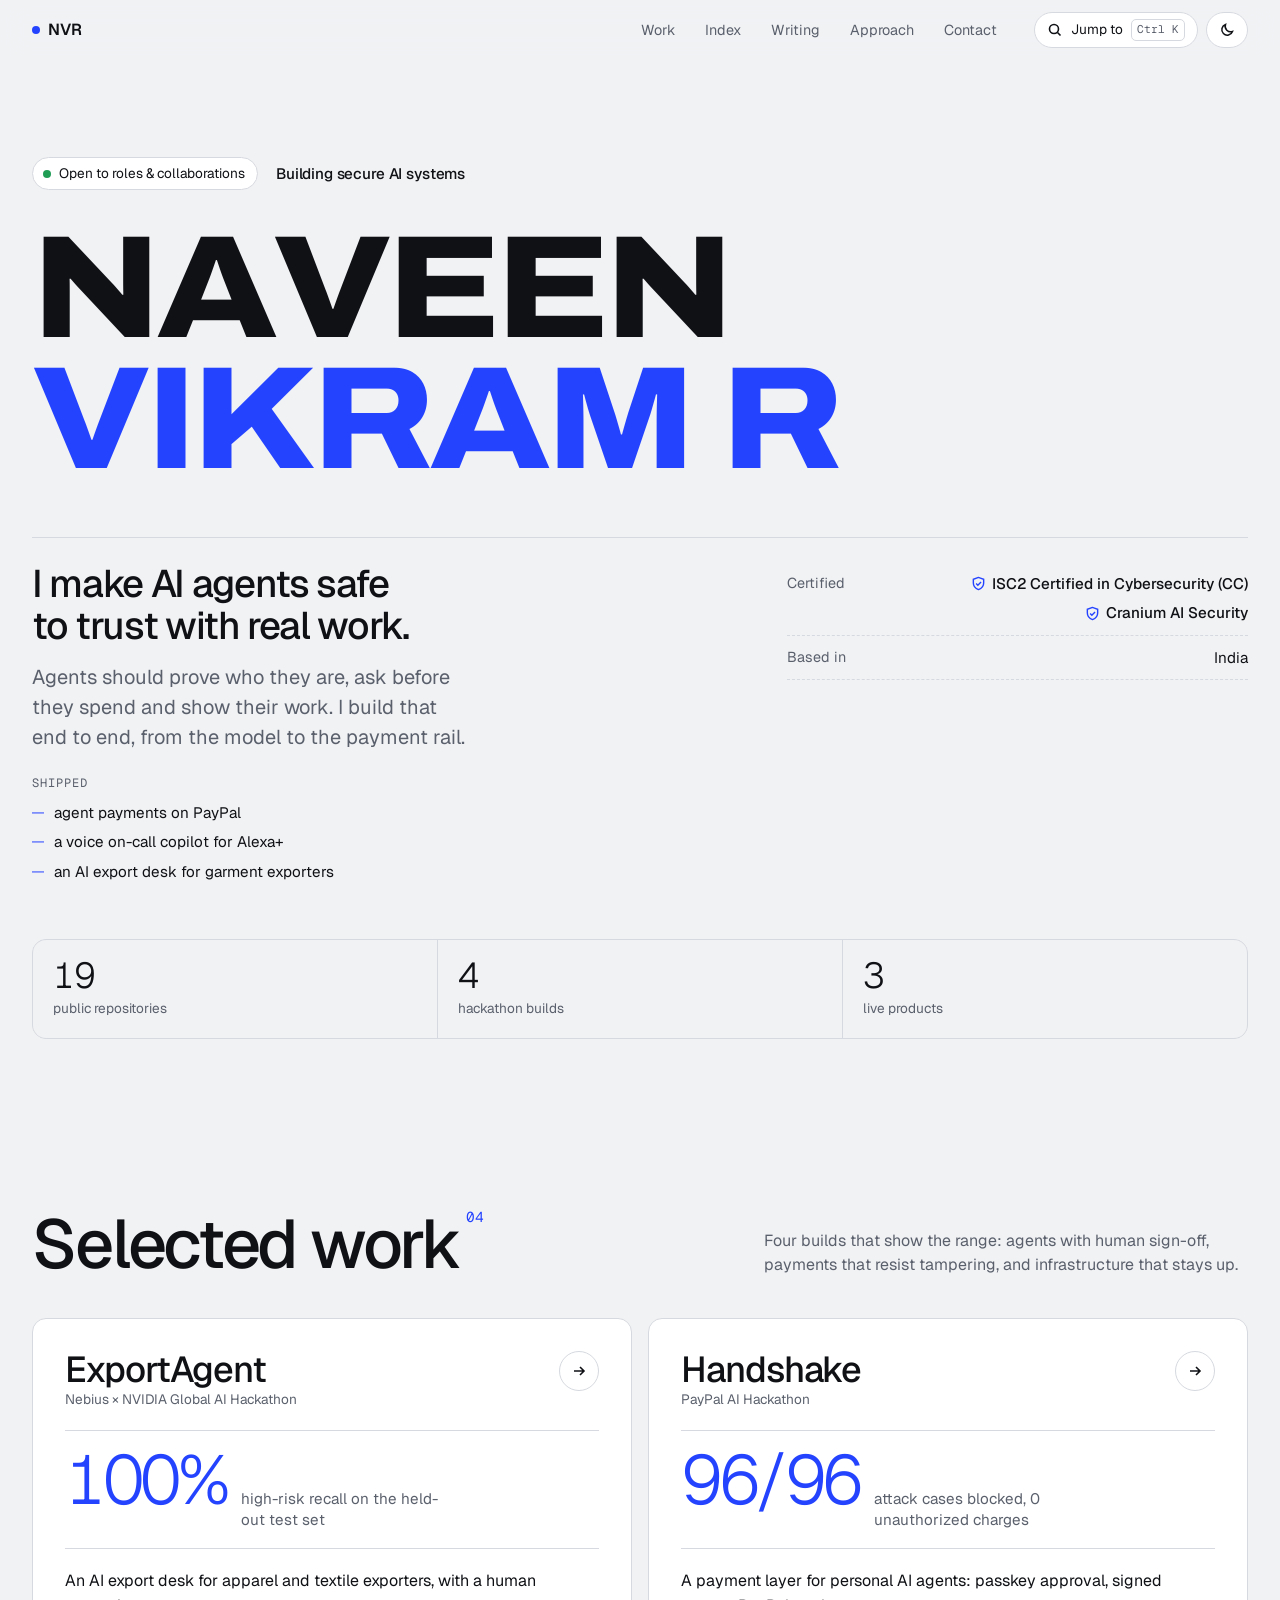
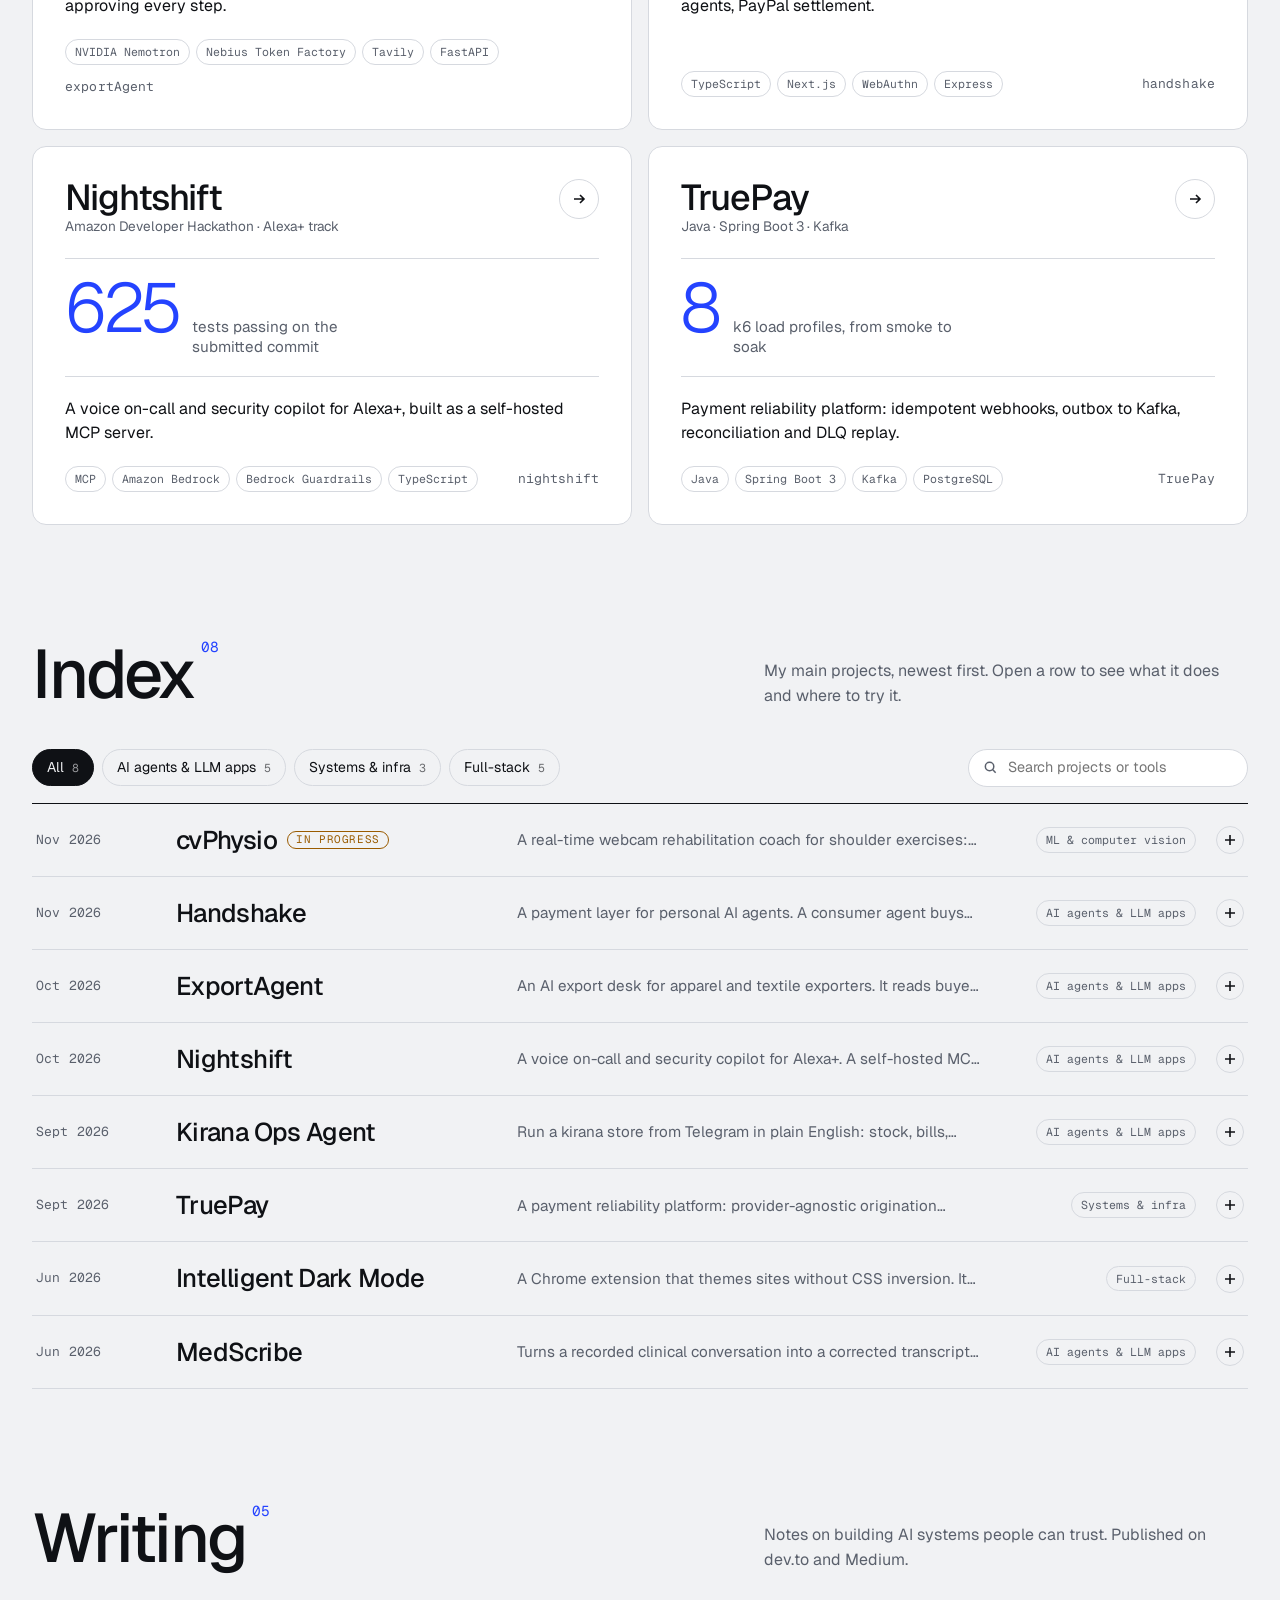
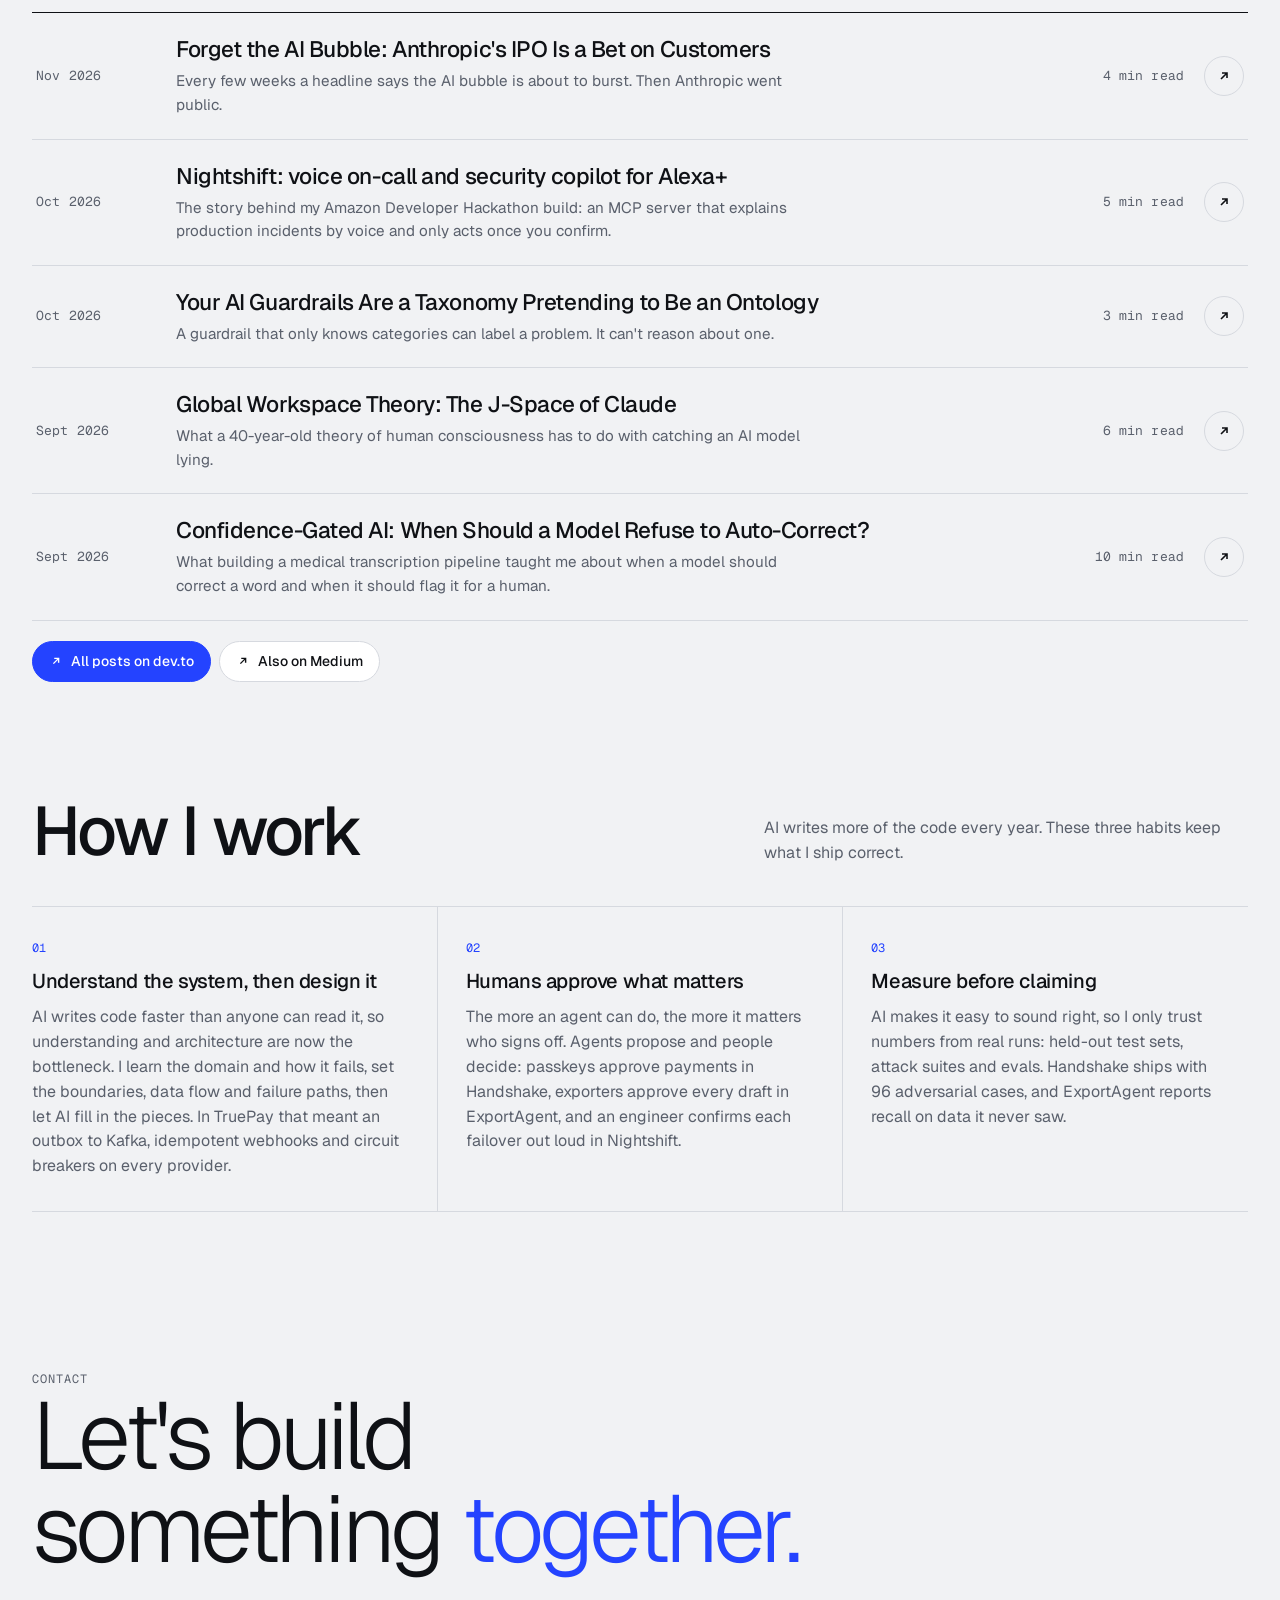
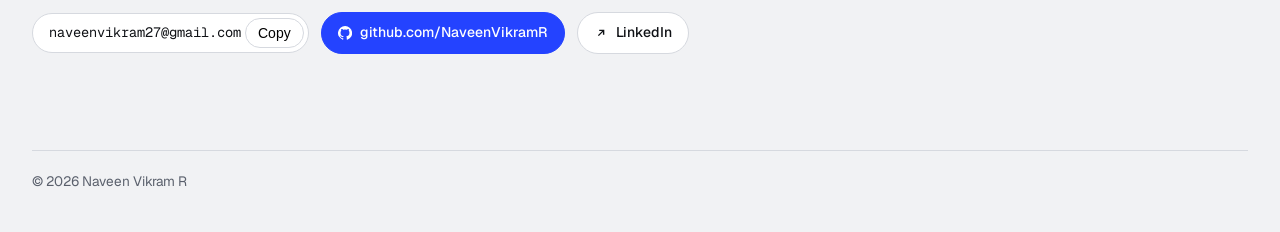
<file: index.html>
<!doctype html>
<html lang="en">
<head>
<meta charset="utf-8">
<meta name="viewport" content="width=device-width, initial-scale=1, viewport-fit=cover">
<title>Naveen Vikram R</title>
<meta name="claude:viewport-fit-sides" content="cover">
<meta name="description" content="Naveen Vikram R builds secure AI systems, agents and payment infrastructure. ISC2 Certified in Cybersecurity (CC) and Cranium AI Security certified. Selected work, project index and contact.">
<meta name="theme-color" content="#f1f2f4" media="(prefers-color-scheme: light)">
<meta name="theme-color" content="#0d0f13" media="(prefers-color-scheme: dark)">
<meta property="og:type" content="website">
<meta property="og:url" content="https://naveenvikramr.github.io/">
<meta property="og:site_name" content="Naveen Vikram R">
<meta property="og:title" content="Naveen Vikram R · Building secure AI systems">
<meta property="og:description" content="I make AI agents safe to trust with real work. ISC2 Certified in Cybersecurity (CC).">
<meta property="og:image" content="https://naveenvikramr.github.io/assets/og.png">
<meta property="og:image:width" content="1200">
<meta property="og:image:height" content="630">
<meta property="og:image:alt" content="Naveen Vikram R. Building secure AI systems. ISC2 Certified in Cybersecurity (CC).">
<meta name="twitter:card" content="summary_large_image">
<meta name="twitter:image" content="https://naveenvikramr.github.io/assets/og.png">
<link rel="canonical" href="https://naveenvikramr.github.io/">
<link rel="icon" href="data:image/svg+xml,%3Csvg xmlns='http://www.w3.org/2000/svg' viewBox='0 0 32 32'%3E%3Crect width='32' height='32' rx='8' fill='%230f1115'/%3E%3Ccircle cx='23' cy='9' r='3.2' fill='%232443ff'/%3E%3Ctext x='6' y='24' font-family='Arial Black,Arial' font-weight='900' font-size='15' fill='%23fff'%3ENV%3C/text%3E%3C/svg%3E">
<link rel="preconnect" href="https://fonts.googleapis.com">
<link rel="preconnect" href="https://fonts.gstatic.com" crossorigin>
<link rel="stylesheet" href="https://fonts.googleapis.com/css2?family=Archivo:wdth,wght@100..112,800&family=Geist:wght@300..700&family=Geist+Mono:wght@400;500&display=swap">
<link rel="stylesheet" href="assets/styles.css?v=1aeddc59">
</head>
<body>
<a class="skip" href="#main">Skip to content</a>

<header class="bar">
  <div class="wrap bar__inner">
    <a class="logo" href="#top" aria-label="Back to top"><span class="logo__dot"></span>NVR</a>
    <nav class="nav" aria-label="Sections">
      <a href="#work">Work</a>
      <a href="#index-section">Index</a>
      <a href="#writing">Writing</a>
      <a href="#approach">Approach</a>
      <a href="#contact">Contact</a>
    </nav>
    <div class="bar__actions">
      <button class="icon-btn" id="palette-open" type="button" aria-label="Open command menu">
        <svg viewBox="0 0 16 16" fill="none" stroke="currentColor" stroke-width="1.6" aria-hidden="true"><circle cx="7" cy="7" r="4.5"/><path d="m10.5 10.5 3 3"/></svg>
        <span class="hide-sm">Jump to</span><span class="kbd">Ctrl K</span>
      </button>
      <button class="icon-btn" id="theme-toggle" type="button" aria-label="Toggle theme"></button>
    </div>
  </div>
</header>

<main id="main">
  <section class="hero" id="top">
    <div class="wrap">
      <div class="hero__eyebrow">
        <span class="status"><span class="status__pulse" aria-hidden="true"></span><span id="status-text">Open to roles</span></span>
        <span class="tagline" id="tagline">Building secure AI systems</span>
      </div>
      <h1 class="hero__name" id="hero-name">Naveen Vikram R</h1>
      <div class="hero__grid">
        <p class="hero__lede" id="lede">I make AI agents safe to trust with real work.</p>
        <dl class="meta">
          <div><dt>Certified</dt><dd class="cert" id="meta-cert">ISC2 CC</dd></div>
          <div><dt>Based in</dt><dd id="meta-location">India</dd></div>
        </dl>
      </div>
      <div class="stats" id="stats"></div>
    </div>
  </section>

  <section class="section" id="work">
    <div class="wrap">
      <div class="section__head">
        <h2 class="section__title">Selected work<sup id="featured-count">04</sup></h2>
        <p class="section__note">Four builds that show the range: agents with human sign-off, payments that resist tampering, and infrastructure that stays up.</p>
      </div>
      <div class="featured" id="featured"></div>
      <div class="swipe"><div class="dots" id="featured-dots" role="group" aria-label="Choose a project card"></div><span class="label" id="featured-pos">1 / 4 · swipe</span></div>
    </div>
  </section>

  <section class="section" id="index-section">
    <div class="wrap">
      <div class="section__head">
        <h2 class="section__title">Index<sup id="index-count">08</sup></h2>
        <p class="section__note">My main projects, newest first. Open a row to see what it does and where to try it.</p>
      </div>
      <div class="toolbar">
        <div class="chips" id="chips" role="group" aria-label="Filter by area"></div>
        <label class="search" for="search">
          <svg viewBox="0 0 16 16" fill="none" stroke="currentColor" stroke-width="1.6" aria-hidden="true"><circle cx="7" cy="7" r="4.5"/><path d="m10.5 10.5 3 3"/></svg>
          <input id="search" type="search" placeholder="Search projects or tools" autocomplete="off">
        </label>
      </div>
      <ul class="index" id="index"></ul>
    </div>
  </section>

  <section class="section" id="writing">
    <div class="wrap">
      <div class="section__head">
        <h2 class="section__title">Writing<sup id="writing-count">05</sup></h2>
        <p class="section__note" id="writing-note">Notes on building AI systems people can trust. Published on dev.to and Medium.</p>
      </div>
      <ul class="posts" id="posts"></ul>
      <div class="links posts__more" id="posts-more"></div>
    </div>
  </section>

  <section class="section" id="approach">
    <div class="wrap">
      <div class="section__head">
        <h2 class="section__title">How I work</h2>
        <p class="section__note">AI writes more of the code every year. These three habits keep what I ship correct.</p>
      </div>
      <div class="principles" id="principles"></div>
    </div>
  </section>


  <section class="contact" id="contact">
    <div class="wrap">
      <span class="label">Contact</span>
      <h2 class="contact__big" id="contact-big">Let's build something together.</h2>
      <div class="contact__row" id="contact-links"></div>
      <footer class="foot">
        <span>© <span id="year">2026</span> <span id="foot-name">Naveen Vikram R</span></span>
      </footer>
    </div>
  </section>
</main>

<div class="palette" id="palette" hidden>
  <div class="palette__box" role="dialog" aria-modal="true" aria-label="Command menu">
    <div class="palette__input">
      <svg viewBox="0 0 16 16" fill="none" stroke="currentColor" stroke-width="1.6" aria-hidden="true"><circle cx="7" cy="7" r="4.5"/><path d="m10.5 10.5 3 3"/></svg>
      <input id="palette-input" type="text" placeholder="Jump to a project, section or action" autocomplete="off" role="combobox" aria-expanded="true" aria-controls="palette-list">
      <span class="kbd">Esc</span>
    </div>
    <ul class="palette__list" id="palette-list" role="listbox"></ul>
  </div>
</div>
<div class="toast" id="toast" role="status" aria-live="polite"></div>

<script src="assets/data.js?v=5e49a4ed"></script>
<script src="assets/app.js?v=cc823187"></script>
</body>
</html>
</file>
<file: assets/styles.css>
/* Layout: one wide column; a full-bleed expanded-type hero, then an editorial index of work
   whose rows open in place. Cool paper neutrals, a single cobalt accent. */
:root {
  --bg: #f1f2f4;
  --surface: #ffffff;
  --ink: #0f1115;
  --muted: #5a606c;
  --line: #d6d9df;
  --accent: #2443ff;
  --accent-ink: #ffffff;
  --accent-soft: #e3e7ff;
  --warn: #9a5b00;

  --font-display: "Archivo", "Arial Black", "Helvetica Neue", Arial, sans-serif;
  --font-body: "Geist", "Inter", ui-sans-serif, system-ui, -apple-system, "Segoe UI", sans-serif;
  --font-mono: "Geist Mono", ui-monospace, "SFMono-Regular", Menlo, Consolas, monospace;

  --step--1: 0.8125rem;
  --step-0: 1rem;
  --step-1: 1.25rem;
  --step-2: clamp(1.5rem, 1.1rem + 1.6vw, 2.25rem);
  --step-3: clamp(2.25rem, 1.4rem + 3.6vw, 4.5rem);
  --step-hero: clamp(2.4rem, 11.4vw, 12.5rem);

  --wrap: 1280px;
  --radius: 14px;
  --ease: cubic-bezier(0.2, 0.7, 0.1, 1);
}
@media (prefers-color-scheme: dark) {
  :root:not([data-theme="light"]) {
    --bg: #0d0f13;
    --surface: #15181e;
    --ink: #eceef2;
    --muted: #949aa7;
    --line: #262a33;
    --accent: #7086ff;
    --accent-ink: #0d0f13;
    --accent-soft: #1b2142;
    --warn: #e2a64a;
    color-scheme: dark;
  }
}
:root[data-theme="dark"] {
  --bg: #0d0f13;
  --surface: #15181e;
  --ink: #eceef2;
  --muted: #949aa7;
  --line: #262a33;
  --accent: #7086ff;
  --accent-ink: #0d0f13;
  --accent-soft: #1b2142;
  --warn: #e2a64a;
  color-scheme: dark;
}

*, *::before, *::after { box-sizing: border-box; }
html { scroll-behavior: smooth; -webkit-text-size-adjust: 100%; }
body {
  margin: 0;
  background: var(--bg);
  color: var(--ink);
  font-family: var(--font-body);
  font-size: var(--step-0);
  line-height: 1.55;
  -webkit-font-smoothing: antialiased;
  overflow-x: hidden;
  transition: background-color 0.3s var(--ease), color 0.3s var(--ease);
}
body::before {
  content: "";
  position: fixed;
  inset: 0 0 auto;
  height: env(safe-area-inset-top, 0px);
  z-index: 60;
  background: var(--bg);
}
a { color: inherit; }
img { max-width: 100%; }
::selection { background: var(--accent); color: var(--accent-ink); }
:focus-visible { outline: 2px solid var(--accent); outline-offset: 3px; border-radius: 4px; }
[hidden] { display: none !important; }

.wrap {
  max-width: var(--wrap);
  margin-inline: auto;
  padding-left: max(16px, env(safe-area-inset-left, 0px));
  padding-right: max(16px, env(safe-area-inset-right, 0px));
}
@media (min-width: 720px) {
  .wrap {
    padding-left: max(32px, env(safe-area-inset-left, 0px));
    padding-right: max(32px, env(safe-area-inset-right, 0px));
  }
}

.mono { font-family: var(--font-mono); font-size: var(--step--1); letter-spacing: 0.01em; }
.label {
  font-family: var(--font-mono);
  font-size: 0.75rem;
  text-transform: uppercase;
  letter-spacing: 0.08em;
  color: var(--muted);
}
.skip {
  position: absolute; left: 16px; top: -48px; z-index: 100;
  background: var(--ink); color: var(--bg); padding: 8px 14px; border-radius: 8px;
}
.skip:focus { top: 12px; }

/* ── Top bar ──────────────────────────────────────────────── */
.bar {
  position: sticky;
  top: env(safe-area-inset-top, 0px);
  z-index: 50;
  background: color-mix(in srgb, var(--bg) 82%, transparent);
  backdrop-filter: saturate(1.4) blur(14px);
  -webkit-backdrop-filter: saturate(1.4) blur(14px);
  border-bottom: 1px solid transparent;
  transition: border-color 0.3s var(--ease);
}
.bar.is-scrolled { border-bottom-color: var(--line); }
.bar__inner { display: flex; flex-wrap: wrap; align-items: center; column-gap: 16px; row-gap: 0; }
.logo, .bar__actions { height: 60px; }
.logo {
  font-family: var(--font-body);
  font-weight: 600;
  font-size: 1rem;
  letter-spacing: -0.01em;
  text-decoration: none;
  display: inline-flex; align-items: center; gap: 8px;
}
.logo__dot { width: 8px; height: 8px; border-radius: 50%; background: var(--accent); }
/* Section tabs: a swipeable row under the logo on phones, inline in the bar on laptops */
.nav {
  order: 3; flex: 1 0 100%; display: flex; gap: 6px;
  overflow-x: auto; scrollbar-width: none; -webkit-overflow-scrolling: touch;
  padding: 2px 0 12px; margin-top: -6px;
  mask-image: linear-gradient(90deg, #000 85%, transparent);
  -webkit-mask-image: linear-gradient(90deg, #000 85%, transparent);
}
.nav::-webkit-scrollbar { display: none; }
.nav a {
  text-decoration: none; font-size: 0.9rem; color: var(--muted);
  padding: 6px 12px; border-radius: 999px;
  transition: color 0.2s, background-color 0.2s;
}
.nav a { flex: none; border: 1px solid var(--line); }
.nav a:hover { color: var(--ink); background: var(--surface); }
.nav a.is-active { color: var(--bg); background: var(--ink); border-color: var(--ink); }
.bar__actions { display: flex; align-items: center; gap: 8px; margin-left: auto; }
@media (min-width: 860px) {
  .bar__inner { flex-wrap: nowrap; }
  .nav { order: 0; flex: none; margin: 0 0 0 auto; padding: 0; gap: 4px; overflow: visible; mask-image: none; -webkit-mask-image: none; }
  .nav a { border-color: transparent; }
  .nav a.is-active { color: var(--ink); background: var(--surface); border-color: var(--line); }
  .bar__actions { margin-left: 8px; }
}
.icon-btn {
  display: inline-flex; align-items: center; gap: 8px;
  height: 36px; padding: 0 12px;
  border: 1px solid var(--line); border-radius: 999px;
  background: var(--surface); color: var(--ink);
  font: inherit; font-size: 0.85rem; cursor: pointer;
  transition: border-color 0.2s, transform 0.2s var(--ease);
}
.icon-btn:hover { border-color: var(--ink); }
.icon-btn:active { transform: scale(0.96); }
.icon-btn svg { width: 16px; height: 16px; }
.kbd {
  font-family: var(--font-mono); font-size: 0.7rem; color: var(--muted);
  border: 1px solid var(--line); border-radius: 5px; padding: 1px 5px;
}
@media (max-width: 520px) { .icon-btn .kbd, .icon-btn .hide-sm { display: none; } }

/* ── Hero ─────────────────────────────────────────────────── */
.hero { padding-block: clamp(40px, 8vw, 96px) clamp(32px, 5vw, 56px); }
.hero__eyebrow { display: flex; flex-wrap: wrap; align-items: center; gap: 10px 18px; margin-bottom: clamp(20px, 3vw, 36px); }
.status {
  display: inline-flex; align-items: center; gap: 8px;
  font-size: 0.85rem; padding: 5px 12px 5px 10px;
  border-radius: 999px; background: var(--surface); border: 1px solid var(--line);
}
.status__pulse {
  width: 8px; height: 8px; border-radius: 50%; background: #1f9d55; position: relative;
}
.status__pulse::after {
  content: ""; position: absolute; inset: -4px; border-radius: 50%;
  border: 2px solid #1f9d55; opacity: 0; animation: pulse 2.4s var(--ease) infinite;
}
@keyframes pulse { 0% { transform: scale(0.5); opacity: 0.7; } 100% { transform: scale(1.4); opacity: 0; } }

.hero__name {
  margin: 0;
  font-family: var(--font-display);
  font-weight: 800;
  font-stretch: 112%;
  font-variation-settings: "wdth" 112;
  font-size: var(--step-hero);
  line-height: 0.86;
  letter-spacing: -0.035em;
  text-transform: uppercase;
}
.hero__line { display: block; overflow: hidden; padding-bottom: 0.04em; white-space: nowrap; }
.hero__line + .hero__line { color: var(--accent); }
.hero__char { display: inline-block; animation: rise 0.9s var(--ease) both; animation-delay: calc(var(--i) * 28ms); }
@keyframes rise { from { transform: translateY(105%); } to { transform: none; } }

.hero__grid {
  display: grid; gap: 28px;
  margin-top: clamp(28px, 4vw, 48px);
  padding-top: 24px; border-top: 1px solid var(--line);
}
@media (min-width: 860px) { .hero__grid { grid-template-columns: 1.5fr 1fr; gap: 64px; } }
.hero__lede { margin: 0; display: grid; gap: 16px; max-width: 36rem; min-width: 0; }
.lede__thesis {
  font-size: clamp(1.6rem, 1.2rem + 1.6vw, 2.4rem); font-weight: 500;
  line-height: 1.1; letter-spacing: -0.035em; text-wrap: balance;
}
.lede__body { font-size: var(--step-1); line-height: 1.5; color: var(--muted); max-width: 34ch; text-wrap: pretty; }
.lede__proof { display: grid; gap: 6px; padding-top: 6px; font-size: 0.95rem; }
.lede__proof .label { margin-bottom: 2px; }
.lede__proof span:not(.label) { display: flex; gap: 10px; align-items: baseline; }
.lede__proof span:not(.label)::before { content: ""; flex: none; width: 12px; height: 1px; background: var(--accent); transform: translateY(-0.3em); }
.tagline { font-size: 0.95rem; font-weight: 500; letter-spacing: -0.01em; }
.cert { display: grid; gap: 6px; justify-items: end; font-weight: 500; }
.cert__item { display: inline-flex; align-items: center; gap: 6px; }
.cert svg { width: 15px; height: 15px; flex: none; color: var(--accent); }
.meta { display: grid; gap: 0; margin: 0; min-width: 0; align-content: start; }
.meta > div { display: flex; justify-content: space-between; gap: 16px; padding: 10px 0; border-bottom: 1px dashed var(--line); }
.meta dt { color: var(--muted); font-size: 0.9rem; }
.meta dd { margin: 0; text-align: right; font-size: 0.95rem; font-variant-numeric: tabular-nums; }
.meta dd a { text-decoration: none; border-bottom: 1px solid var(--line); }
.meta dd a:hover { border-color: var(--accent); color: var(--accent); }

.stats {
  display: grid; grid-template-columns: repeat(3, 1fr); gap: 1px;
  margin-top: clamp(32px, 5vw, 56px);
  background: var(--line); border: 1px solid var(--line); border-radius: var(--radius); overflow: hidden;
}
.stat { background: var(--bg); padding: 18px clamp(12px, 2vw, 20px); min-width: 0; display: grid; gap: 4px; }
.stat__value {
  font-family: var(--font-body); font-weight: 300;
  font-size: var(--step-2); line-height: 1; letter-spacing: -0.03em; font-variant-numeric: tabular-nums;
}
.stat__label { color: var(--muted); font-size: 0.85rem; }

/* ── Sections ─────────────────────────────────────────────── */
.section, .contact, .hero { scroll-margin-top: 112px; }
@media (min-width: 860px) { .section, .contact, .hero { scroll-margin-top: 68px; } }
.section { padding-block: clamp(64px, 9vw, 120px) 0; }
.section__head {
  display: flex; flex-wrap: wrap; align-items: end; justify-content: space-between;
  gap: 16px; margin-bottom: clamp(24px, 4vw, 40px);
}
.section__title {
  margin: 0;
  font-family: var(--font-body); font-weight: 500;
  font-size: var(--step-3); line-height: 1; letter-spacing: -0.04em;
  text-wrap: balance;
}
.section__title sup {
  font-family: var(--font-mono); font-weight: 400;
  font-size: 0.9rem; letter-spacing: 0; color: var(--accent); vertical-align: top; margin-left: 6px;
}
.section__note { margin: 0; color: var(--muted); max-width: 44ch; }

/* ── Featured ─────────────────────────────────────────────── */
.featured { display: grid; gap: 16px; }
@media (min-width: 860px) { .featured { grid-template-columns: 1fr 1fr; } }
/* Phones: the four cards become one swipe row instead of a tall stack */
@media (max-width: 859px) {
  .featured {
    grid-auto-flow: column; grid-auto-columns: min(86%, 440px);
    overflow-x: auto; scroll-snap-type: x mandatory; overscroll-behavior-x: contain;
    scrollbar-width: none; padding-bottom: 4px;
  }
  .featured::-webkit-scrollbar { display: none; }
  .feature { scroll-snap-align: start; }
  .feature:hover { transform: none; }
}
.swipe { display: flex; align-items: center; justify-content: space-between; gap: 12px; margin-top: 16px; }
@media (min-width: 860px) { .swipe { display: none; } }
.dots { display: flex; gap: 8px; }
.dots button {
  all: unset; cursor: pointer; width: 8px; height: 8px; border-radius: 999px; background: var(--line);
  transition: width 0.3s var(--ease), background-color 0.3s;
}
.dots button[aria-current="true"] { width: 22px; background: var(--accent); }
.dots button:focus-visible { outline: 2px solid var(--accent); outline-offset: 3px; }
.feature {
  position: relative; display: flex; flex-direction: column; gap: 20px;
  padding: clamp(22px, 3vw, 32px);
  background: var(--surface); border: 1px solid var(--line); border-radius: var(--radius);
  text-decoration: none; overflow: hidden; min-width: 0;
  transition: border-color 0.3s var(--ease), transform 0.4s var(--ease);
}
.feature::before {
  content: ""; position: absolute; inset: 0; pointer-events: none;
  background: radial-gradient(420px circle at var(--mx, 50%) var(--my, 50%), var(--accent-soft), transparent 60%);
  opacity: 0; transition: opacity 0.35s var(--ease);
}
.feature:hover { border-color: var(--ink); transform: translateY(-3px); }
.feature:hover::before { opacity: 1; }
.feature > * { position: relative; }
.feature__top { display: flex; justify-content: space-between; align-items: start; gap: 12px; }
.feature__event { color: var(--muted); font-size: 0.85rem; }
.feature__name {
  margin: 0;
  font-family: var(--font-body); font-weight: 500;
  font-size: var(--step-2); line-height: 1.05; letter-spacing: -0.03em;
}
.feature__metric {
  display: flex; flex-wrap: wrap; align-items: baseline; gap: 6px 14px;
  padding-block: 18px; border-block: 1px solid var(--line);
}
.feature__value {
  font-family: var(--font-body); font-weight: 300;
  font-size: clamp(2.6rem, 1.6rem + 3.4vw, 4.4rem); line-height: 0.9;
  letter-spacing: -0.05em; color: var(--accent); font-variant-numeric: tabular-nums;
}
.feature__metric-label { color: var(--muted); max-width: 22ch; font-size: 0.95rem; line-height: 1.35; }
.feature__summary { margin: 0; color: var(--ink); text-wrap: pretty; }
.feature__foot { margin-top: auto; display: flex; flex-wrap: wrap; justify-content: space-between; align-items: center; gap: 12px; }
.arrow {
  width: 40px; height: 40px; flex: none; border-radius: 50%;
  display: grid; place-items: center; border: 1px solid var(--line);
  transition: background-color 0.3s var(--ease), color 0.3s, border-color 0.3s, transform 0.4s var(--ease);
}
.arrow svg { width: 16px; height: 16px; }
.feature:hover .arrow { background: var(--accent); color: var(--accent-ink); border-color: var(--accent); transform: rotate(-45deg); }

.tags { display: flex; flex-wrap: wrap; gap: 6px; padding: 0; margin: 0; list-style: none; }
.tag {
  font-family: var(--font-mono); font-size: 0.72rem;
  padding: 3px 9px; border-radius: 999px; border: 1px solid var(--line); color: var(--muted);
  white-space: nowrap;
}

/* ── Index ────────────────────────────────────────────────── */
.toolbar { display: flex; flex-wrap: wrap; gap: 12px; align-items: center; justify-content: space-between; margin-bottom: 16px; }
.chips { display: flex; flex-wrap: wrap; gap: 8px; }
.chip {
  font: inherit; font-size: 0.875rem; cursor: pointer;
  display: inline-flex; align-items: center; gap: 8px;
  padding: 7px 14px; border-radius: 999px;
  border: 1px solid var(--line); background: transparent; color: var(--ink);
  transition: background-color 0.2s, color 0.2s, border-color 0.2s;
}
.chip:hover { border-color: var(--ink); }
.chip[aria-pressed="true"] { background: var(--ink); color: var(--bg); border-color: var(--ink); }
.chip__count { font-family: var(--font-mono); font-size: 0.72rem; opacity: 0.6; }
.search {
  display: flex; align-items: center; gap: 8px;
  border: 1px solid var(--line); border-radius: 999px; padding: 0 14px; height: 38px;
  background: var(--surface); min-width: 0; flex: 1 1 200px; max-width: 280px;
}
.search:focus-within { border-color: var(--accent); }
.search svg { width: 15px; height: 15px; color: var(--muted); flex: none; }
.search input { border: 0; outline: 0; background: transparent; color: var(--ink); font: inherit; font-size: 0.9rem; width: 100%; min-width: 0; }

.index { list-style: none; margin: 0; padding: 0; border-top: 1px solid var(--ink); }
.row { border-bottom: 1px solid var(--line); }
.row.is-hidden { display: none; }
.row__btn {
  all: unset; box-sizing: border-box; cursor: pointer; width: 100%;
  display: grid; align-items: center; gap: 4px 20px;
  grid-template-columns: 1fr auto;
  padding: 18px 4px;
  transition: padding 0.35s var(--ease), color 0.2s;
}
.row__btn:focus-visible { outline: 2px solid var(--accent); outline-offset: -2px; border-radius: 6px; }
@media (min-width: 860px) {
  .row__btn { grid-template-columns: 7.5rem minmax(0, 1.1fr) minmax(0, 1.6fr) 12rem 28px; padding: 22px 4px; }
}
.row__date { color: var(--muted); font-variant-numeric: tabular-nums; display: none; }
@media (min-width: 860px) { .row__date { display: block; } }
.row__name {
  font-family: var(--font-body); font-weight: 500;
  font-size: clamp(1.2rem, 1rem + 0.8vw, 1.6rem); line-height: 1.1; letter-spacing: -0.025em;
  display: flex; flex-wrap: wrap; align-items: center; gap: 4px 10px; min-width: 0;
}
.row__wip {
  font-family: var(--font-mono); font-weight: 400;
  font-size: 0.68rem; letter-spacing: 0.06em; text-transform: uppercase;
  color: var(--warn); border: 1px solid currentColor; border-radius: 999px; padding: 2px 8px;
}
.row__summary { color: var(--muted); font-size: 0.95rem; grid-column: 1 / -1; min-width: 0;
  overflow: hidden; display: -webkit-box; -webkit-line-clamp: 2; -webkit-box-orient: vertical; }
@media (min-width: 860px) { .row__summary { grid-column: auto; -webkit-line-clamp: 1; } }
.row__cats { display: none; justify-content: flex-end; }
@media (min-width: 860px) { .row__cats { display: flex; } }
.row__plus {
  grid-row: 1; grid-column: 2; width: 28px; height: 28px; border-radius: 50%;
  display: grid; place-items: center; border: 1px solid var(--line);
  transition: transform 0.4s var(--ease), background-color 0.3s, color 0.3s, border-color 0.3s;
}
@media (min-width: 860px) { .row__plus { grid-column: 5; } }
.row__plus svg { width: 12px; height: 12px; }
.row__btn:hover .row__name { color: var(--accent); }
.row__btn:hover .row__plus { border-color: var(--ink); }
.row.is-open .row__plus { transform: rotate(45deg); background: var(--accent); color: var(--accent-ink); border-color: var(--accent); }
.row.is-open .row__summary { -webkit-line-clamp: unset; display: none; }

.row__panel { display: grid; grid-template-rows: 0fr; transition: grid-template-rows 0.5s var(--ease); }
.row.is-open .row__panel { grid-template-rows: 1fr; }
.row__panel > div { overflow: hidden; min-height: 0; }
.detail { display: grid; gap: 24px; padding: 4px 4px 32px; align-items: start; }
.detail__text { display: grid; gap: 14px; align-content: start; min-width: 0; }
@media (min-width: 860px) {
  .detail { grid-template-columns: 7.5rem minmax(0, 1fr); gap: 20px; }
  .detail__text { grid-column: 2; max-width: 62ch; }
  .detail.has-image { grid-template-columns: 7.5rem minmax(0, 0.9fr) minmax(0, 1.1fr); gap: 20px 36px; }
}
.detail__summary { margin: 0; max-width: 62ch; text-wrap: pretty; }
.detail__stack { margin: 0; color: var(--muted); font-size: 0.875rem; }
.shot {
  margin: 0; border-radius: 12px; overflow: hidden; border: 1px solid var(--line);
  background: var(--surface); box-shadow: 0 18px 50px -24px rgba(15, 17, 21, 0.35);
  opacity: 0; transform: translateY(10px);
}
.shot img { display: block; width: 100%; height: auto; }
.row.is-open .shot { animation: step 0.6s var(--ease) 0.15s both; }
@keyframes step { to { opacity: 1; transform: none; } }
.links { display: flex; flex-wrap: wrap; gap: 8px; }
.btn {
  display: inline-flex; align-items: center; gap: 8px;
  padding: 9px 16px; border-radius: 999px; text-decoration: none; font-size: 0.875rem; font-weight: 500;
  border: 1px solid var(--line); background: var(--surface);
  transition: border-color 0.2s, background-color 0.2s, color 0.2s;
}
.btn:hover { border-color: var(--ink); }
.btn--primary { background: var(--accent); color: var(--accent-ink); border-color: var(--accent); }
.btn--primary:hover { background: var(--ink); border-color: var(--ink); color: var(--bg); }
.btn svg { width: 14px; height: 14px; }
.empty { padding: 32px 4px; color: var(--muted); }

/* ── Writing ──────────────────────────────────────────────── */
.posts { list-style: none; margin: 0; padding: 0; border-top: 1px solid var(--ink); }
.post { border-bottom: 1px solid var(--line); }
.post a {
  display: grid; gap: 6px 20px; grid-template-columns: 1fr auto; align-items: start;
  padding: 22px 4px; text-decoration: none;
}
@media (min-width: 860px) { .post a { grid-template-columns: 7.5rem minmax(0, 1fr) 9rem 40px; align-items: center; } }
.post__date { color: var(--muted); font-variant-numeric: tabular-nums; grid-column: 1 / -1; }
@media (min-width: 860px) { .post__date { grid-column: auto; } }
.post__body { display: grid; gap: 6px; min-width: 0; }
.post__title {
  font-size: clamp(1.1rem, 0.95rem + 0.6vw, 1.4rem); font-weight: 500; letter-spacing: -0.02em; line-height: 1.25;
  text-wrap: balance; transition: color 0.2s;
}
.post__blurb { color: var(--muted); font-size: 0.95rem; max-width: 64ch; }
.post__meta { color: var(--muted); display: none; justify-content: flex-end; }
@media (min-width: 860px) { .post__meta { display: flex; } }
.post .arrow { grid-row: 2; grid-column: 2; }
@media (min-width: 860px) { .post .arrow { grid-row: auto; grid-column: auto; } }
.post a:hover .post__title { color: var(--accent); }
.post a:hover .arrow { background: var(--accent); color: var(--accent-ink); border-color: var(--accent); transform: rotate(-45deg); }
.post__new { font-family: var(--font-mono); font-size: 0.68rem; letter-spacing: 0.06em; text-transform: uppercase; color: var(--accent); margin-left: 8px; vertical-align: middle; }
.posts__more { margin-top: 20px; }

/* ── Principles ───────────────────────────────────────────── */
.principles { display: grid; gap: 1px; background: var(--line); border-block: 1px solid var(--line); }
.principle { background: var(--bg); padding: 28px 4px; display: grid; gap: 12px; align-content: start; }
.principle__num { font-family: var(--font-mono); font-size: 0.75rem; color: var(--accent); }
@media (min-width: 960px) {
  .principles { grid-template-columns: repeat(3, 1fr); }
  .principle { padding: 32px 28px; }
  .principle:first-child { padding-left: 0; }
}
.principle h3 {
  margin: 0; font-family: var(--font-body); font-weight: 500;
  font-size: var(--step-1); letter-spacing: -0.02em; line-height: 1.2;
}
.principle p { margin: 0; color: var(--muted); max-width: 40ch; }

/* ── Stack ────────────────────────────────────────────────── */
.stack { display: grid; gap: 0; }
.stack__row {
  display: grid; gap: 12px; padding: 18px 0; border-bottom: 1px solid var(--line);
}
@media (min-width: 720px) { .stack__row { grid-template-columns: 14rem 1fr; align-items: baseline; } }
.stack__group { font-weight: 600; }
.stack__items { display: flex; flex-wrap: wrap; gap: 8px; }
.stack__items span {
  font-size: 0.92rem; padding: 6px 12px; border-radius: 8px;
  background: var(--surface); border: 1px solid var(--line);
  transition: border-color 0.2s, color 0.2s;
}
.stack__items span:hover { border-color: var(--accent); color: var(--accent); }

/* ── Contact ──────────────────────────────────────────────── */
.contact { padding-block: clamp(80px, 12vw, 160px) 40px; }
.contact__big {
  margin: 0; font-family: var(--font-body); font-weight: 300;
  font-size: clamp(2.4rem, 0.8rem + 6.4vw, 6.5rem); line-height: 0.98; letter-spacing: -0.05em;
  text-wrap: balance;
}
.contact__big a { text-decoration: none; color: var(--accent); background: linear-gradient(currentColor, currentColor) 0 100% / 0 0.06em no-repeat; transition: background-size 0.5s var(--ease); }
.contact__big a:hover { background-size: 100% 0.06em; }
.contact__row { display: flex; flex-wrap: wrap; gap: 12px; margin-top: 36px; align-items: center; }
.copy-field {
  display: inline-flex; align-items: center; gap: 4px; padding: 4px 4px 4px 16px;
  border: 1px solid var(--line); border-radius: 999px; background: var(--surface); max-width: 100%;
}
.copy-field span { font-family: var(--font-mono); font-size: 0.85rem; user-select: all; overflow-wrap: anywhere; }
.copy-field .btn { padding: 6px 12px; }
.foot {
  display: flex; flex-wrap: wrap; justify-content: space-between; gap: 12px;
  margin-top: clamp(56px, 8vw, 96px); padding-top: 20px; border-top: 1px solid var(--line);
  color: var(--muted); font-size: 0.85rem;
}

/* ── Command palette ──────────────────────────────────────── */
.palette {
  position: fixed; inset: 0; z-index: 90;
  display: grid; justify-items: center; align-content: start;
  padding: calc(12vh + env(safe-area-inset-top, 0px)) max(16px, env(safe-area-inset-right, 0px)) 16px max(16px, env(safe-area-inset-left, 0px));
  background: color-mix(in srgb, var(--ink) 30%, transparent);
  backdrop-filter: blur(4px); -webkit-backdrop-filter: blur(4px);
  animation: fade 0.2s var(--ease);
}
@keyframes fade { from { opacity: 0; } }
.palette__box {
  width: min(560px, 100%); background: var(--surface); border: 1px solid var(--line);
  border-radius: 16px; overflow: hidden; box-shadow: 0 30px 80px -20px rgba(0, 0, 0, 0.35);
  animation: pop 0.25s var(--ease);
}
@keyframes pop { from { transform: translateY(-8px) scale(0.98); opacity: 0; } }
.palette__input { display: flex; align-items: center; gap: 10px; padding: 0 16px; border-bottom: 1px solid var(--line); }
.palette__input svg { width: 16px; height: 16px; color: var(--muted); flex: none; }
.palette__input input { flex: 1; min-width: 0; height: 52px; border: 0; outline: 0; background: transparent; color: var(--ink); font: inherit; font-size: 1rem; }
.palette__list { list-style: none; margin: 0; padding: 6px; max-height: min(52vh, 420px); overflow-y: auto; }
.palette__group { padding: 10px 10px 4px; }
.palette__item {
  display: flex; justify-content: space-between; align-items: center; gap: 12px;
  padding: 10px 12px; border-radius: 10px; cursor: pointer; font-size: 0.95rem;
}
.palette__item small { color: var(--muted); font-family: var(--font-mono); font-size: 0.72rem; white-space: nowrap; }
.palette__item.is-active { background: var(--accent); color: var(--accent-ink); }
.palette__item.is-active small { color: inherit; opacity: 0.8; }
.palette__empty { padding: 20px 12px; color: var(--muted); }

.toast {
  position: fixed; left: 50%; bottom: calc(24px + env(safe-area-inset-bottom, 0px)); z-index: 95;
  transform: translate(-50%, 20px); opacity: 0; pointer-events: none;
  background: var(--ink); color: var(--bg); padding: 10px 16px; border-radius: 999px; font-size: 0.9rem;
  transition: opacity 0.3s var(--ease), transform 0.3s var(--ease);
}
.toast.is-on { opacity: 1; transform: translate(-50%, 0); }

@media (prefers-reduced-motion: reduce) {
  *, *::before, *::after { animation-duration: 0.01ms !important; animation-iteration-count: 1 !important; transition-duration: 0.01ms !important; scroll-behavior: auto !important; }
  .shot { opacity: 1; transform: none; }
}
</file>
